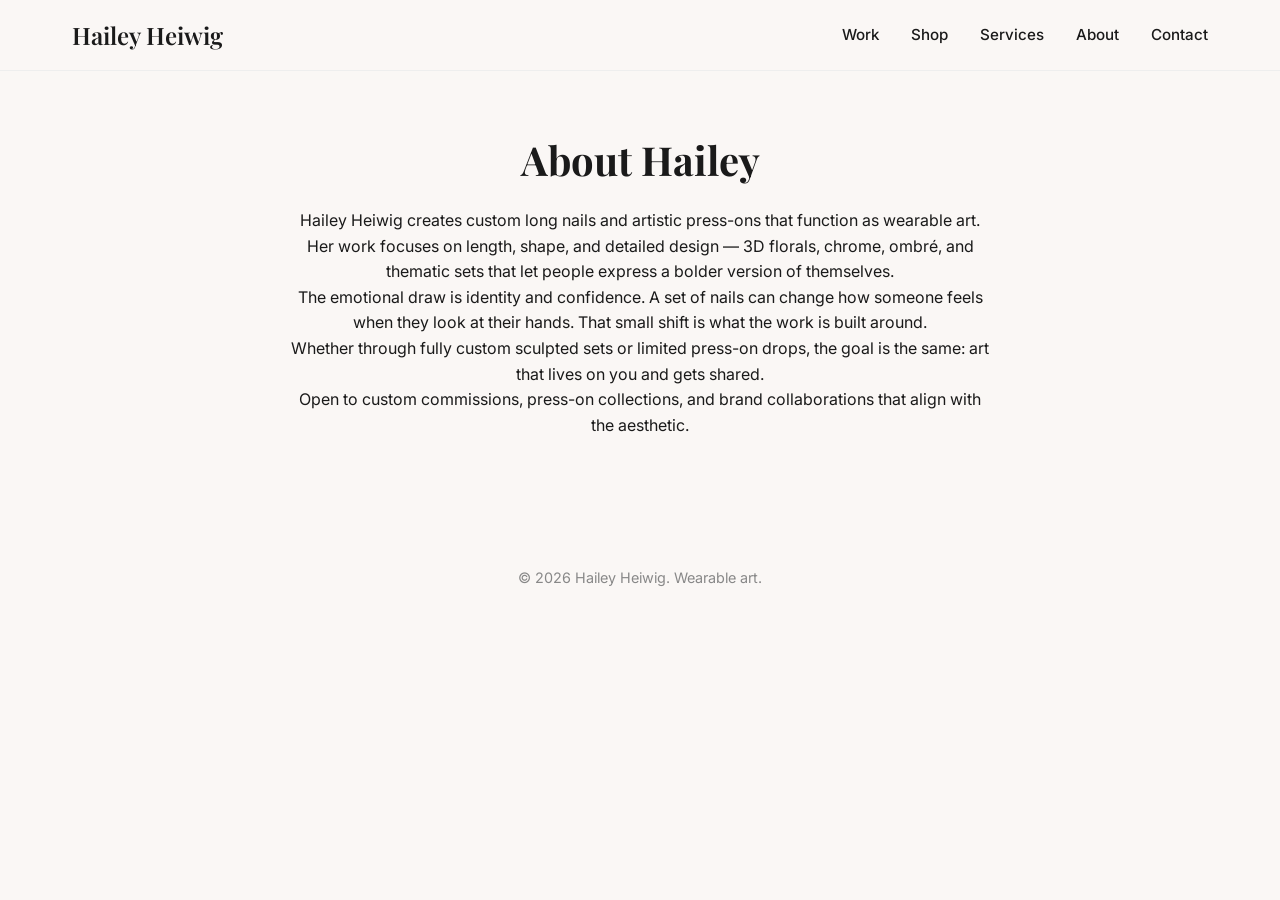
<file: about.html>
<!DOCTYPE html>
<html lang="en">
<head>
  <meta charset="UTF-8">
  <meta name="viewport" content="width=device-width, initial-scale=1.0">
  <title>About | Hailey Heiwig</title>
  <link rel="stylesheet" href="styles.css">
  <link href="https://fonts.googleapis.com/css2?family=Playfair+Display:wght@400;600;700&family=Inter:wght@300;400;500;600&display=swap" rel="stylesheet">
</head>
<body>
  <header>
    <nav>
      <a href="index.html" class="logo">Hailey Heiwig</a>
      <button class="hamburger" aria-label="Menu">
        <span></span>
        <span></span>
        <span></span>
      </button>
      <ul class="nav-links">
        <li><a href="gallery.html">Work</a></li>
        <li><a href="shop.html">Shop</a></li>
        <li><a href="services.html">Services</a></li>
        <li><a href="about.html">About</a></li>
        <li><a href="contact.html">Contact</a></li>
      </ul>
    </nav>
  </header>

  <section style="padding-top:8rem;">
    <h2>About Hailey</h2>
    <div class="about-content">
      <p>Hailey Heiwig creates custom long nails and artistic press-ons that function as wearable art. Her work focuses on length, shape, and detailed design — 3D florals, chrome, ombré, and thematic sets that let people express a bolder version of themselves.</p>
      <p>The emotional draw is identity and confidence. A set of nails can change how someone feels when they look at their hands. That small shift is what the work is built around.</p>
      <p>Whether through fully custom sculpted sets or limited press-on drops, the goal is the same: art that lives on you and gets shared.</p>
      <p>Open to custom commissions, press-on collections, and brand collaborations that align with the aesthetic.</p>
    </div>
  </section>

  <footer>
    <p>&copy; 2026 Hailey Heiwig. Wearable art.</p>
  </footer>
  <script src="script.js"></script>
</body>
</html>
</file>
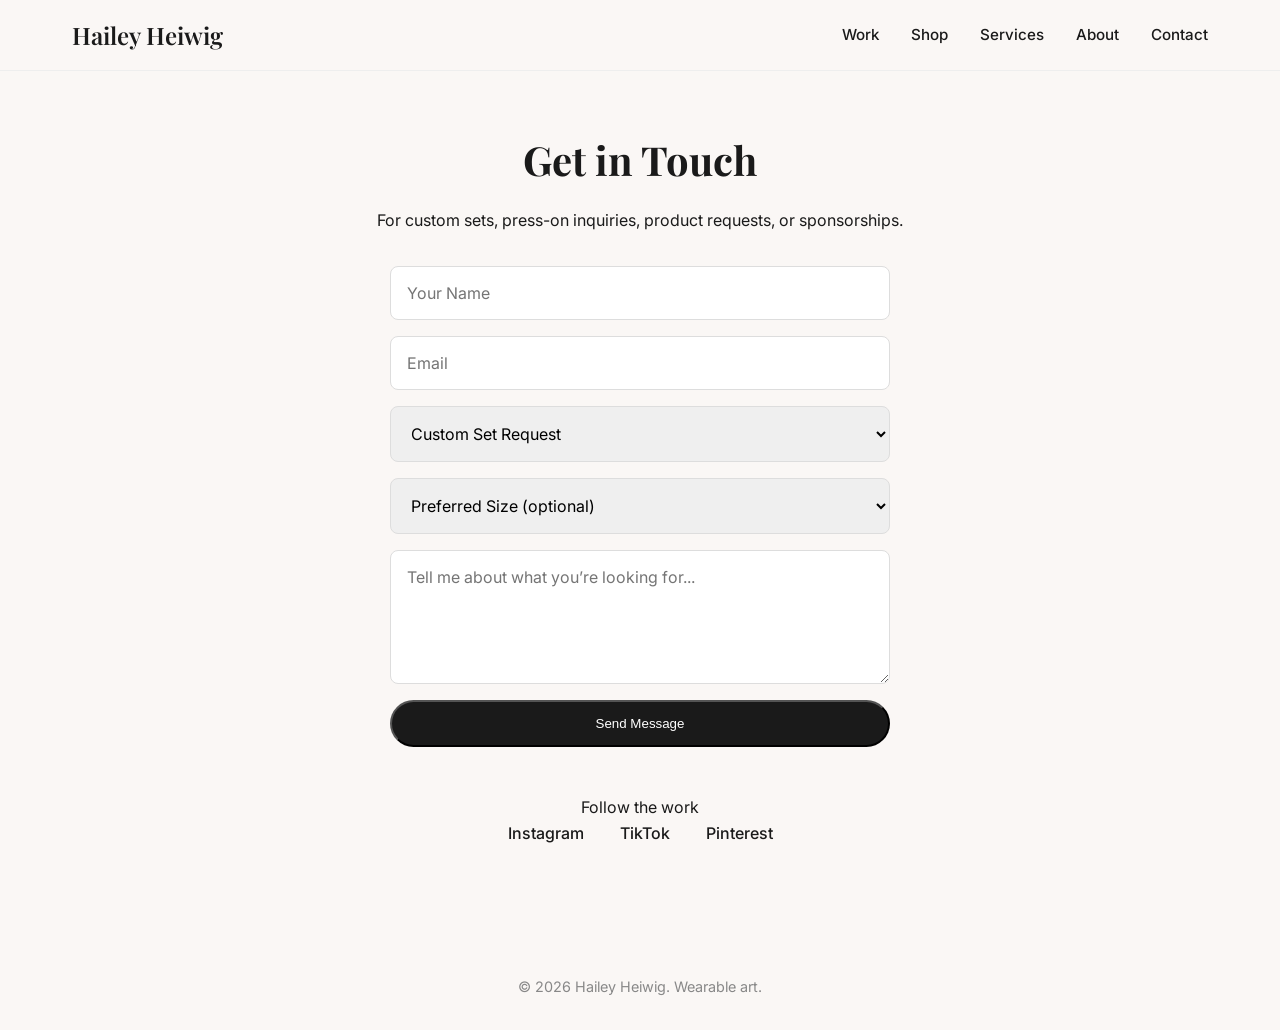
<file: contact.html>
<!DOCTYPE html>
<html lang="en">
<head>
  <meta charset="UTF-8">
  <meta name="viewport" content="width=device-width, initial-scale=1.0">
  <title>Contact | Hailey Heiwig</title>
  <link rel="stylesheet" href="styles.css">
  <link href="https://fonts.googleapis.com/css2?family=Playfair+Display:wght@400;600;700&family=Inter:wght@300;400;500;600&display=swap" rel="stylesheet">
</head>
<body>
  <header>
    <nav>
      <a href="index.html" class="logo">Hailey Heiwig</a>
      <button class="hamburger" aria-label="Menu">
        <span></span>
        <span></span>
        <span></span>
      </button>
      <ul class="nav-links">
        <li><a href="gallery.html">Work</a></li>
        <li><a href="shop.html">Shop</a></li>
        <li><a href="services.html">Services</a></li>
        <li><a href="about.html">About</a></li>
        <li><a href="contact.html">Contact</a></li>
      </ul>
    </nav>
  </header>

  <section class="contact" style="padding-top:8rem;">
    <h2>Get in Touch</h2>
    <p>For custom sets, press-on inquiries, product requests, or sponsorships.</p>
    <form class="contact-form" action="https://formspree.io/f/YOUR_FORM_ID" method="POST">
      <input type="text" name="name" placeholder="Your Name" required>
      <input type="email" name="email" placeholder="Email" required>
      <select name="inquiry_type" id="inquiry_type">
        <option value="custom">Custom Set Request</option>
        <option value="presson">Press-On Inquiry</option>
        <option value="sponsorship">Sponsorship / Collaboration</option>
        <option value="other">Other</option>
      </select>
      <input type="text" name="product" id="product" placeholder="Product / Set (auto-filled from shop)" style="display:none;">
      <select name="size" id="size">
        <option value="">Preferred Size (optional)</option>
        <option value="XS">XS (10–12 mm)</option>
        <option value="S">S (12–14 mm)</option>
        <option value="M">M (14–16 mm)</option>
        <option value="L">L (16–18 mm)</option>
        <option value="XL">XL (18–20+ mm)</option>
        <option value="unsure">Not sure — help me choose</option>
      </select>
      <textarea name="message" id="message" placeholder="Tell me about what you’re looking for..." rows="5" required></textarea>
      <button type="submit" class="btn primary">Send Message</button>
    </form>
    <div class="socials">
      <p>Follow the work</p>
      <!-- Update these with actual accounts -->
      <a href="https://instagram.com/" target="_blank" rel="noopener">Instagram</a>
      <a href="https://tiktok.com/" target="_blank" rel="noopener">TikTok</a>
      <a href="https://pinterest.com/" target="_blank" rel="noopener">Pinterest</a>
    </div>
  </section>

  <footer>
    <p>&copy; 2026 Hailey Heiwig. Wearable art.</p>
  </footer>
  <script src="script.js"></script>
  <script>
    const params = new URLSearchParams(window.location.search);
    const type = params.get('inquiry');
    const product = params.get('product');

    if (type) {
      const select = document.getElementById('inquiry_type');
      if (select) select.value = type;
    }

    if (product) {
      const productField = document.getElementById('product');
      const messageField = document.getElementById('message');
      if (productField) {
        productField.value = product;
        productField.style.display = 'block';
      }
      if (messageField && !messageField.value) {
        messageField.value = `I'm interested in the ${product}. `;
      }
    }
  </script>
</body>
</html>
</file>
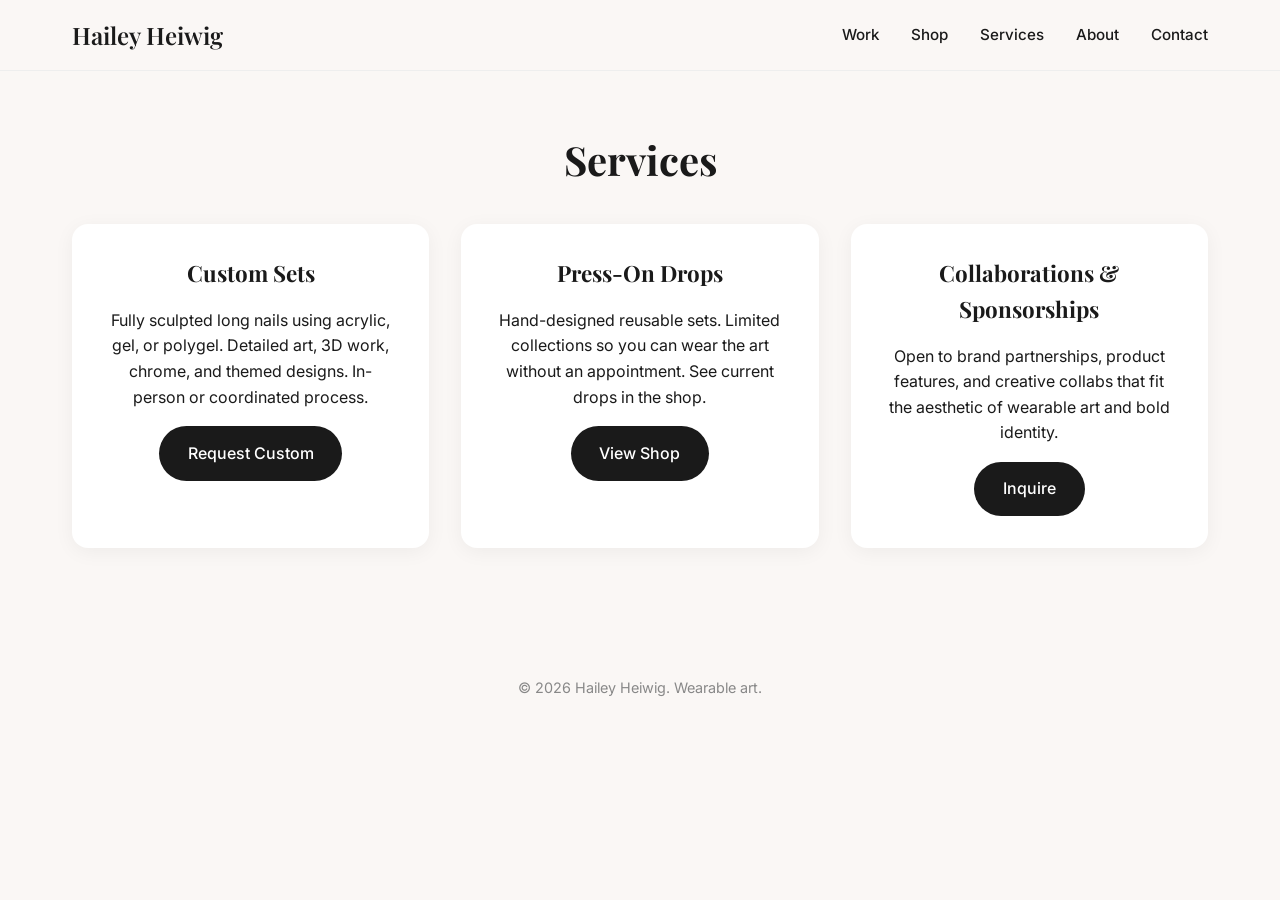
<file: services.html>
<!DOCTYPE html>
<html lang="en">
<head>
  <meta charset="UTF-8">
  <meta name="viewport" content="width=device-width, initial-scale=1.0">
  <title>Services | Hailey Heiwig</title>
  <link rel="stylesheet" href="styles.css">
  <link href="https://fonts.googleapis.com/css2?family=Playfair+Display:wght@400;600;700&family=Inter:wght@300;400;500;600&display=swap" rel="stylesheet">
</head>
<body>
  <header>
    <nav>
      <a href="index.html" class="logo">Hailey Heiwig</a>
      <button class="hamburger" aria-label="Menu">
        <span></span>
        <span></span>
        <span></span>
      </button>
      <ul class="nav-links">
        <li><a href="gallery.html">Work</a></li>
        <li><a href="shop.html">Shop</a></li>
        <li><a href="services.html">Services</a></li>
        <li><a href="about.html">About</a></li>
        <li><a href="contact.html">Contact</a></li>
      </ul>
    </nav>
  </header>

  <section style="padding-top:8rem;">
    <h2>Services</h2>
    <div class="services-grid">
      <div class="service-card">
        <h3>Custom Sets</h3>
        <p>Fully sculpted long nails using acrylic, gel, or polygel. Detailed art, 3D work, chrome, and themed designs. In-person or coordinated process.</p>
        <a href="contact.html" class="btn primary" style="margin-top:1rem;">Request Custom</a>
      </div>
      <div class="service-card">
        <h3>Press-On Drops</h3>
        <p>Hand-designed reusable sets. Limited collections so you can wear the art without an appointment. See current drops in the shop.</p>
        <a href="shop.html" class="btn primary" style="margin-top:1rem;">View Shop</a>
      </div>
      <div class="service-card">
        <h3>Collaborations & Sponsorships</h3>
        <p>Open to brand partnerships, product features, and creative collabs that fit the aesthetic of wearable art and bold identity.</p>
        <a href="contact.html" class="btn primary" style="margin-top:1rem;">Inquire</a>
      </div>
    </div>
  </section>

  <footer>
    <p>&copy; 2026 Hailey Heiwig. Wearable art.</p>
  </footer>
  <script src="script.js"></script>
</body>
</html>
</file>
<file: styles.css>
* {
  margin: 0;
  padding: 0;
  box-sizing: border-box;
}

html {
  scroll-behavior: smooth;
}

body {
  font-family: 'Inter', sans-serif;
  color: #1a1a1a;
  background: #faf7f5;
  line-height: 1.6;
}

header {
  position: fixed;
  top: 0;
  width: 100%;
  background: rgba(250, 247, 245, 0.95);
  backdrop-filter: blur(10px);
  z-index: 100;
  border-bottom: 1px solid #eee;
}

nav {
  max-width: 1200px;
  margin: 0 auto;
  padding: 1rem 2rem;
  display: flex;
  justify-content: space-between;
  align-items: center;
}

.logo {
  font-family: 'Playfair Display', serif;
  font-size: 1.5rem;
  font-weight: 600;
  text-decoration: none;
  color: #1a1a1a;
}

.nav-links {
  display: flex;
  list-style: none;
  gap: 2rem;
}

.nav-links a {
  text-decoration: none;
  color: #1a1a1a;
  font-weight: 500;
  font-size: 0.95rem;
}

/* Hamburger */
.hamburger {
  display: none;
  flex-direction: column;
  gap: 5px;
  cursor: pointer;
  background: none;
  border: none;
  padding: 4px;
}

.hamburger span {
  display: block;
  width: 24px;
  height: 2px;
  background: #1a1a1a;
  transition: all 0.3s ease;
}

.hamburger.active span:nth-child(1) {
  transform: rotate(45deg) translate(5px, 5px);
}

.hamburger.active span:nth-child(2) {
  opacity: 0;
}

.hamburger.active span:nth-child(3) {
  transform: rotate(-45deg) translate(5px, -5px);
}

.hero {
  height: 100vh;
  display: flex;
  align-items: center;
  justify-content: center;
  text-align: center;
  background: linear-gradient(135deg, #faf7f5 0%, #f0e6e0 100%);
  padding: 2rem;
}

.hero h1 {
  font-family: 'Playfair Display', serif;
  font-size: clamp(2.8rem, 6vw, 5rem);
  font-weight: 700;
  line-height: 1.1;
  margin-bottom: 1rem;
}

.hero p {
  font-size: 1.25rem;
  max-width: 500px;
  margin: 0 auto 2rem;
  color: #555;
}

.hero-buttons {
  display: flex;
  gap: 1rem;
  justify-content: center;
  flex-wrap: wrap;
}

.btn {
  padding: 0.9rem 1.8rem;
  border-radius: 50px;
  text-decoration: none;
  font-weight: 500;
  display: inline-block;
  transition: all 0.3s ease;
}

.btn.primary {
  background: #1a1a1a;
  color: white;
}

.btn.primary:hover {
  background: #333;
}

.btn.secondary {
  background: transparent;
  color: #1a1a1a;
  border: 1.5px solid #1a1a1a;
}

.btn.secondary:hover {
  background: #1a1a1a;
  color: white;
}

section {
  padding: 6rem 2rem;
  max-width: 1200px;
  margin: 0 auto;
}

h2 {
  font-family: 'Playfair Display', serif;
  font-size: 2.5rem;
  text-align: center;
  margin-bottom: 1rem;
}

.section-subtitle {
  text-align: center;
  color: #666;
  margin-bottom: 3rem;
  font-style: italic;
}

.gallery-grid {
  display: grid;
  grid-template-columns: repeat(auto-fit, minmax(280px, 1fr));
  gap: 1.5rem;
}

.gallery-item {
  position: relative;
  overflow: hidden;
  border-radius: 12px;
  aspect-ratio: 1;
}

.gallery-item img {
  width: 100%;
  height: 100%;
  object-fit: cover;
  transition: transform 0.5s ease;
}

.gallery-item:hover img {
  transform: scale(1.05);
}

.overlay {
  position: absolute;
  bottom: 0;
  left: 0;
  right: 0;
  background: linear-gradient(transparent, rgba(0,0,0,0.7));
  color: white;
  padding: 1.5rem 1rem 1rem;
  font-weight: 500;
  transform: translateY(100%);
  transition: transform 0.3s ease;
}

.gallery-item:hover .overlay {
  transform: translateY(0);
}

.about {
  background: white;
  border-radius: 20px;
  margin: 2rem auto;
}

.about-content {
  max-width: 700px;
  margin: 0 auto;
  text-align: center;
}

.about p {
  margin-bottom: 1.2rem;
  font-size: 1.05rem;
  color: #444;
}

.services-grid {
  display: grid;
  grid-template-columns: repeat(auto-fit, minmax(280px, 1fr));
  gap: 2rem;
  margin-top: 2rem;
}

.service-card {
  background: white;
  padding: 2rem;
  border-radius: 16px;
  box-shadow: 0 4px 20px rgba(0,0,0,0.05);
  text-align: center;
}

.service-card h3 {
  font-family: 'Playfair Display', serif;
  margin-bottom: 1rem;
  font-size: 1.4rem;
}

.contact {
  text-align: center;
}

.contact-form {
  max-width: 500px;
  margin: 2rem auto;
  display: flex;
  flex-direction: column;
  gap: 1rem;
}

.contact-form input,
.contact-form select,
.contact-form textarea {
  padding: 1rem;
  border: 1px solid #ddd;
  border-radius: 8px;
  font-family: inherit;
  font-size: 1rem;
}

.contact-form textarea {
  resize: vertical;
}

.socials {
  margin-top: 3rem;
}

.socials a {
  margin: 0 1rem;
  color: #1a1a1a;
  text-decoration: none;
  font-weight: 500;
  border-bottom: 1px solid transparent;
}

.socials a:hover {
  border-bottom-color: #1a1a1a;
}

footer {
  text-align: center;
  padding: 2rem;
  color: #888;
  font-size: 0.9rem;
}

/* Scroll Animations */
.animate-on-scroll {
  opacity: 0;
  transform: translateY(30px);
  transition: opacity 0.7s ease, transform 0.7s ease;
}

.animate-on-scroll.visible {
  opacity: 1;
  transform: translateY(0);
}

.animate-delay-1 { transition-delay: 0.1s; }
.animate-delay-2 { transition-delay: 0.2s; }
.animate-delay-3 { transition-delay: 0.3s; }
.animate-delay-4 { transition-delay: 0.4s; }

/* Mobile Responsive */
@media (max-width: 768px) {
  .hamburger {
    display: flex;
  }

  .nav-links {
    position: absolute;
    top: 100%;
    left: 0;
    right: 0;
    background: rgba(250, 247, 245, 0.98);
    flex-direction: column;
    gap: 0;
    padding: 1rem 0;
    border-bottom: 1px solid #eee;
    display: none;
  }

  .nav-links.active {
    display: flex;
  }

  .nav-links li {
    text-align: center;
  }

  .nav-links a {
    display: block;
    padding: 1rem;
  }

  .hero {
    height: auto;
    min-height: 100vh;
    padding: 6rem 1.5rem 3rem;
  }

  .hero h1 {
    font-size: 2.4rem;
  }

  .hero p {
    font-size: 1.1rem;
  }

  .hero-buttons {
    flex-direction: column;
    align-items: center;
  }

  .btn {
    width: 100%;
    max-width: 280px;
    text-align: center;
  }

  section {
    padding: 4rem 1.25rem;
  }

  h2 {
    font-size: 2rem;
  }

  .gallery-grid,
  .services-grid {
    grid-template-columns: 1fr;
  }

  .service-card {
    padding: 1.5rem;
  }

  .contact-form {
    padding: 0 0.5rem;
  }

  table {
    font-size: 0.9rem;
  }

  th, td {
    padding: 0.6rem !important;
  }
}

@media (max-width: 480px) {
  .hero h1 {
    font-size: 2rem;
  }

  nav {
    padding: 0.8rem 1rem;
  }

  .logo {
    font-size: 1.3rem;
  }
}
</file>
